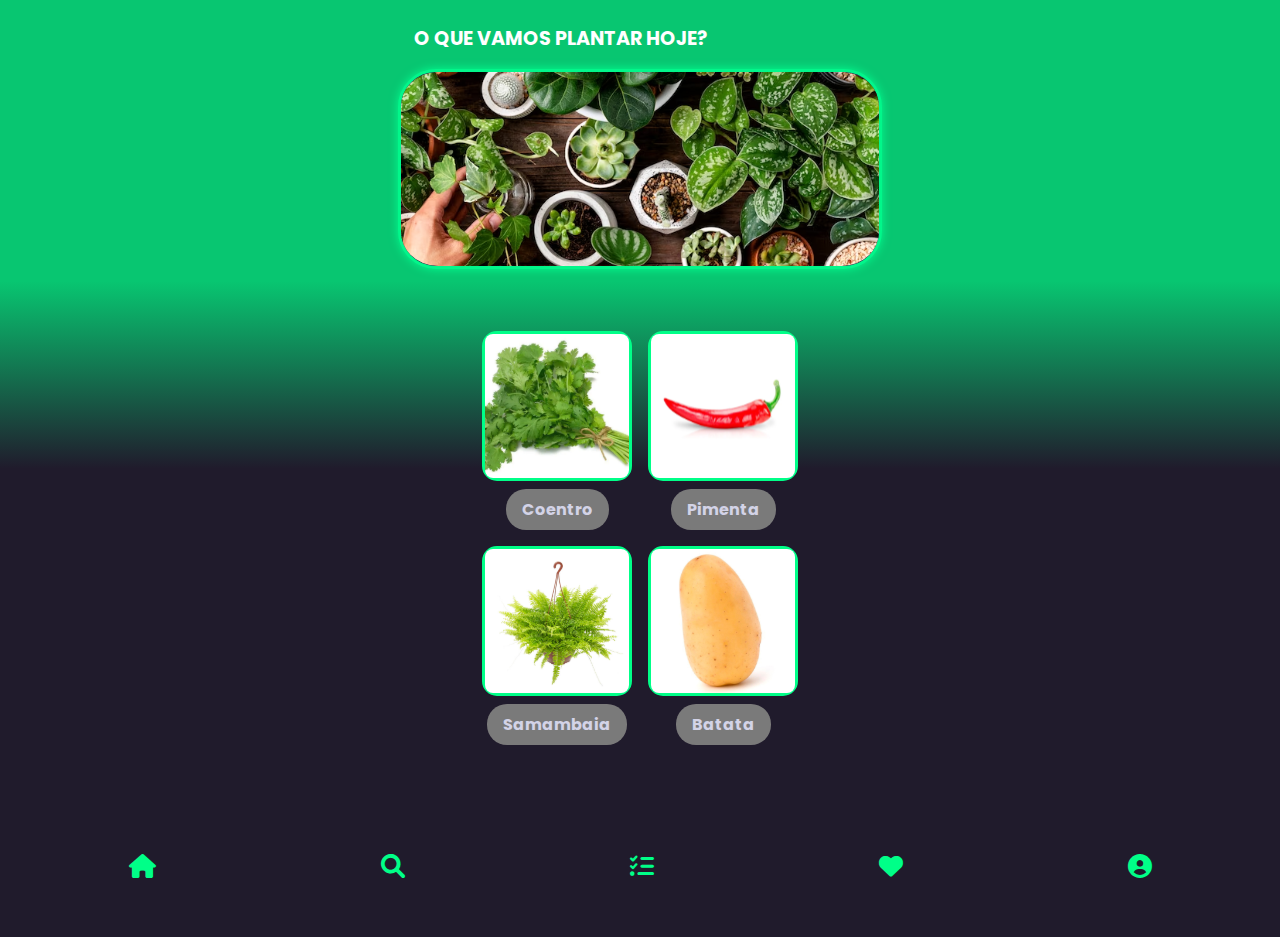
<file: Simple Garden/index.html>
<!DOCTYPE html>
<html lang="pt-BR">
<head>
    <link rel="stylesheet" href="https://cdnjs.cloudflare.com/ajax/libs/font-awesome/6.0.0-beta3/css/all.min.css">
    <meta charset="UTF-8">
    <meta name="viewport" content="width=device-width, initial-scale=1.0">
    <title>Página de Plantio</title>
    <link rel="stylesheet" href="style.css"> <!-- Arquivo CSS externo -->
</head>
<body>
    <div class="container">
        <header>
            <h1>O QUE VAMOS PLANTAR HOJE?</h1>
            <div class="header-img">
                <img src="plantas.svg" alt="Plantas">
            </div>
        </header>
        <main>
            <div class="options-grid">
                <div class="option-wrapper">
                    <a href="coentro.html">
                        <div class="option">
                            <img src="coentro.svg" alt="Coentro">
                        </div>
                        <p class="option-title">Coentro</p>
                    </a>
                </div>
                <div class="option-wrapper">
                    <a href="pimenta.html">
                        <div class="option">
                            <img src="pimenta.svg" alt="Pimenta">
                        </div>
                        <p class="option-title">Pimenta</p>
                    </a>
                </div>
                <div class="option-wrapper">
                    <a href="samambaia.html">
                        <div class="option">
                            <img src="samambaia.svg" alt="Samambaia">
                        </div>
                        <p class="option-title">Samambaia</p>
                    </a>
                </div>
                <div class="option-wrapper">
                    <a href="batata.html">
                        <div class="option">
                            <img src="batata.svg" alt="Batata">
                        </div>
                        <p class="option-title">Batata</p>
                    </a>
                </div>
            </div>
        </main>

        <!-- Nova seção para ícones no rodapé -->
        <div class="icon-container">
            <a href="home.html" id="home-icon" class="icon"><i class="fas fa-home"></i></a>
            <a href="search.html" id="search-icon" class="icon"><i class="fas fa-search"></i></a>
            <a href="list.html" id="list-icon" class="icon"><i class="fas fa-tasks"></i></a>
            <a href="favorites.html" id="heart-icon" class="icon"><i class="fas fa-heart"></i></a>
            <a href="perfil.html" id="perfil-icon" class="icon"><i class="fas fa-user-circle"></i></a> <!-- Alterado para o ícone correto -->
        </div>
    </div>
    <script src="script.js"></script>
</body>
</html>
</file>
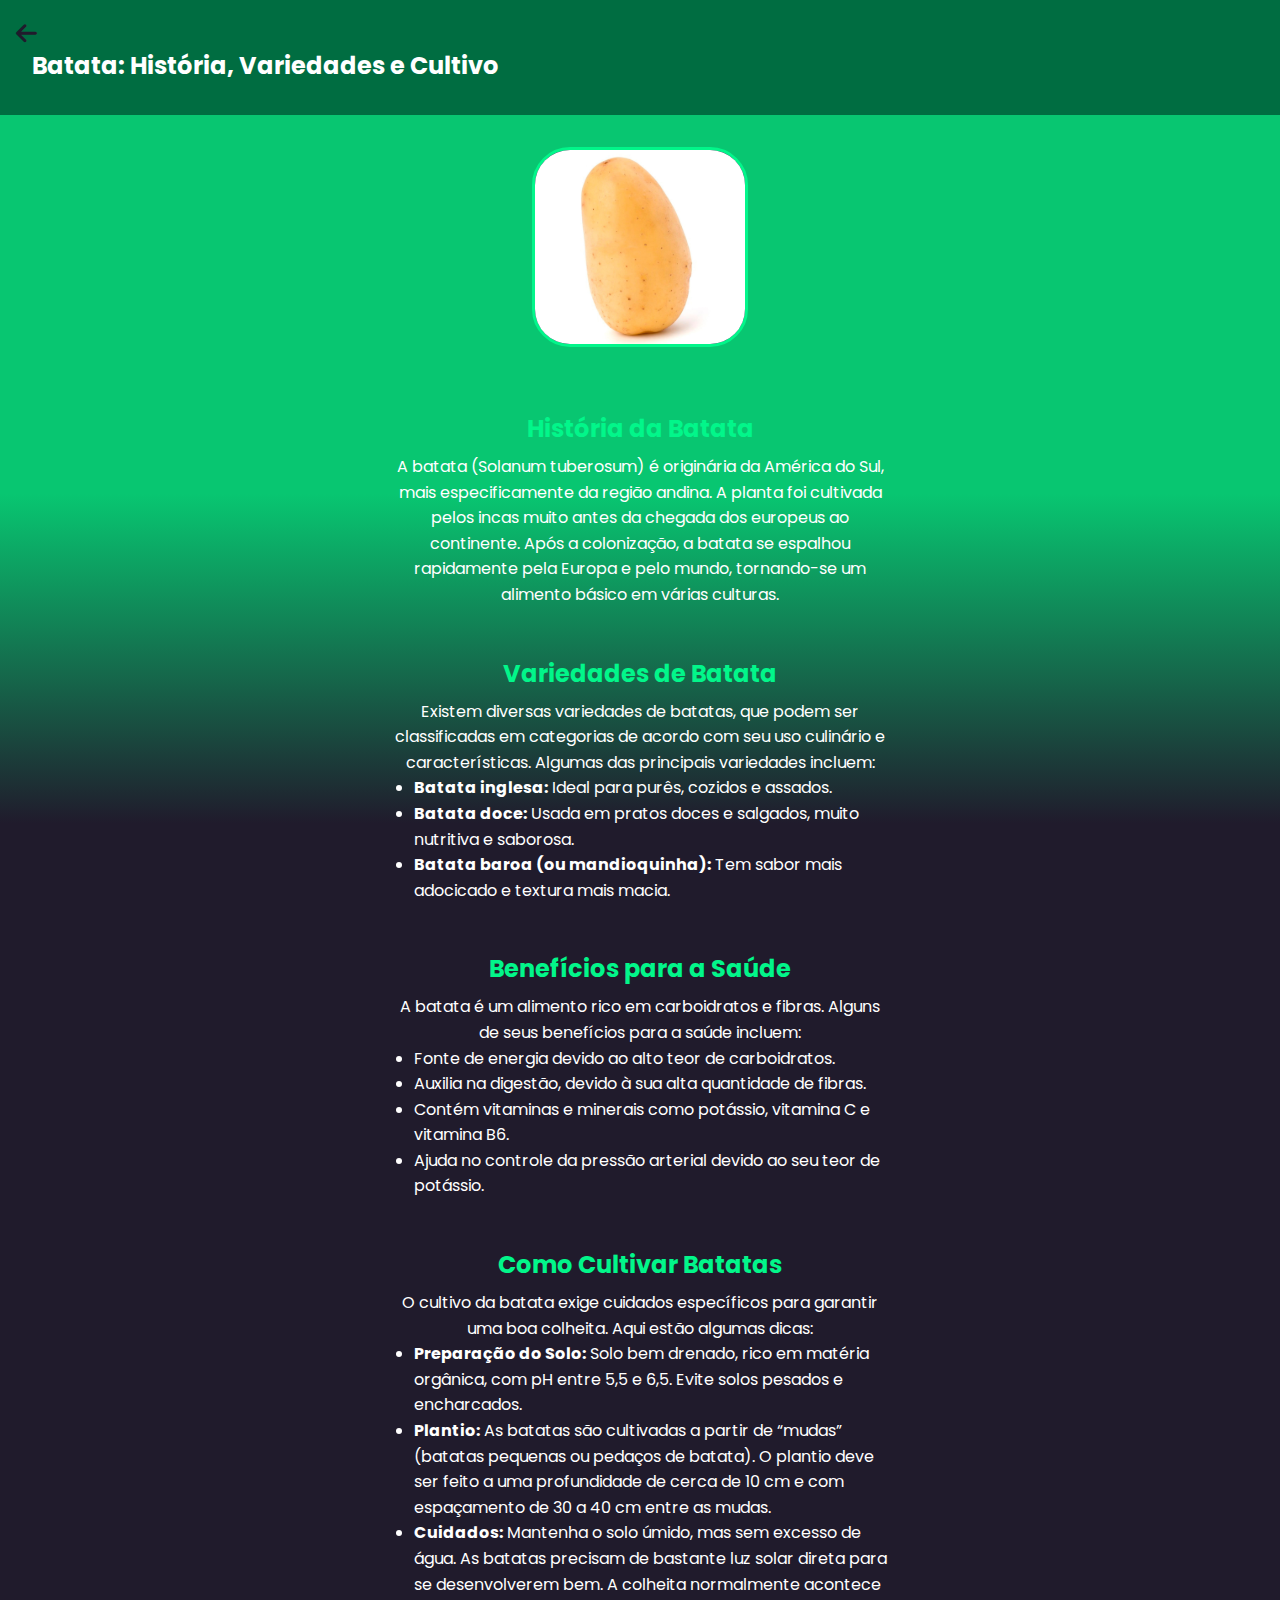
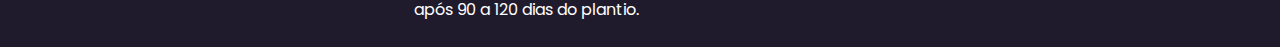
<file: Simple Garden/batata.html>
<!DOCTYPE html>
<html lang="pt-BR">
<head>
    <meta charset="UTF-8">
    <meta name="viewport" content="width=device-width, initial-scale=1.0">
    <title>Batata: História, Variedades e Cultivo</title>
    <link rel="stylesheet" href="estilo.css">
    <!-- Adicionando o Font Awesome -->
    <link rel="stylesheet" href="https://cdnjs.cloudflare.com/ajax/libs/font-awesome/6.0.0-beta3/css/all.min.css">
</head>
<body>
    <header>
        <a href="index.html" class="back-arrow"><i class="fas fa-arrow-left"></i></a> <!-- Link de seta para voltar -->
        <h1>Batata: História, Variedades e Cultivo</h1>
    </header>

    <div class="container">
        <div class="header-img">
            <img src="batata.svg" alt="Campo de batatas">
        </div>

        <main>
            <section>
                <h2>História da Batata</h2>
                <p>A batata (Solanum tuberosum) é originária da América do Sul, mais especificamente da região andina. A planta foi cultivada pelos incas muito antes da chegada dos europeus ao continente. Após a colonização, a batata se espalhou rapidamente pela Europa e pelo mundo, tornando-se um alimento básico em várias culturas.</p>
            </section>

            <section>
                <h2>Variedades de Batata</h2>
                <p>Existem diversas variedades de batatas, que podem ser classificadas em categorias de acordo com seu uso culinário e características. Algumas das principais variedades incluem:</p>
                <ul>
                    <li><strong>Batata inglesa:</strong> Ideal para purês, cozidos e assados.</li>
                    <li><strong>Batata doce:</strong> Usada em pratos doces e salgados, muito nutritiva e saborosa.</li>
                    <li><strong>Batata baroa (ou mandioquinha):</strong> Tem sabor mais adocicado e textura mais macia.</li>
                </ul>
            </section>

            <section>
                <h2>Benefícios para a Saúde</h2>
                <p>A batata é um alimento rico em carboidratos e fibras. Alguns de seus benefícios para a saúde incluem:</p>
                <ul>
                    <li>Fonte de energia devido ao alto teor de carboidratos.</li>
                    <li>Auxilia na digestão, devido à sua alta quantidade de fibras.</li>
                    <li>Contém vitaminas e minerais como potássio, vitamina C e vitamina B6.</li>
                    <li>Ajuda no controle da pressão arterial devido ao seu teor de potássio.</li>
                </ul>
            </section>

            <section>
                <h2>Como Cultivar Batatas</h2>
                <p>O cultivo da batata exige cuidados específicos para garantir uma boa colheita. Aqui estão algumas dicas:</p>
                <ul>
                    <li><strong>Preparação do Solo:</strong> Solo bem drenado, rico em matéria orgânica, com pH entre 5,5 e 6,5. Evite solos pesados e encharcados.</li>
                    <li><strong>Plantio:</strong> As batatas são cultivadas a partir de “mudas” (batatas pequenas ou pedaços de batata). O plantio deve ser feito a uma profundidade de cerca de 10 cm e com espaçamento de 30 a 40 cm entre as mudas.</li>
                    <li><strong>Cuidados:</strong> Mantenha o solo úmido, mas sem excesso de água. As batatas precisam de bastante luz solar direta para se desenvolverem bem. A colheita normalmente acontece após 90 a 120 dias do plantio.</li>
                </ul>
            </section>
        </main>
    </div>
</body>
</html>
</file>
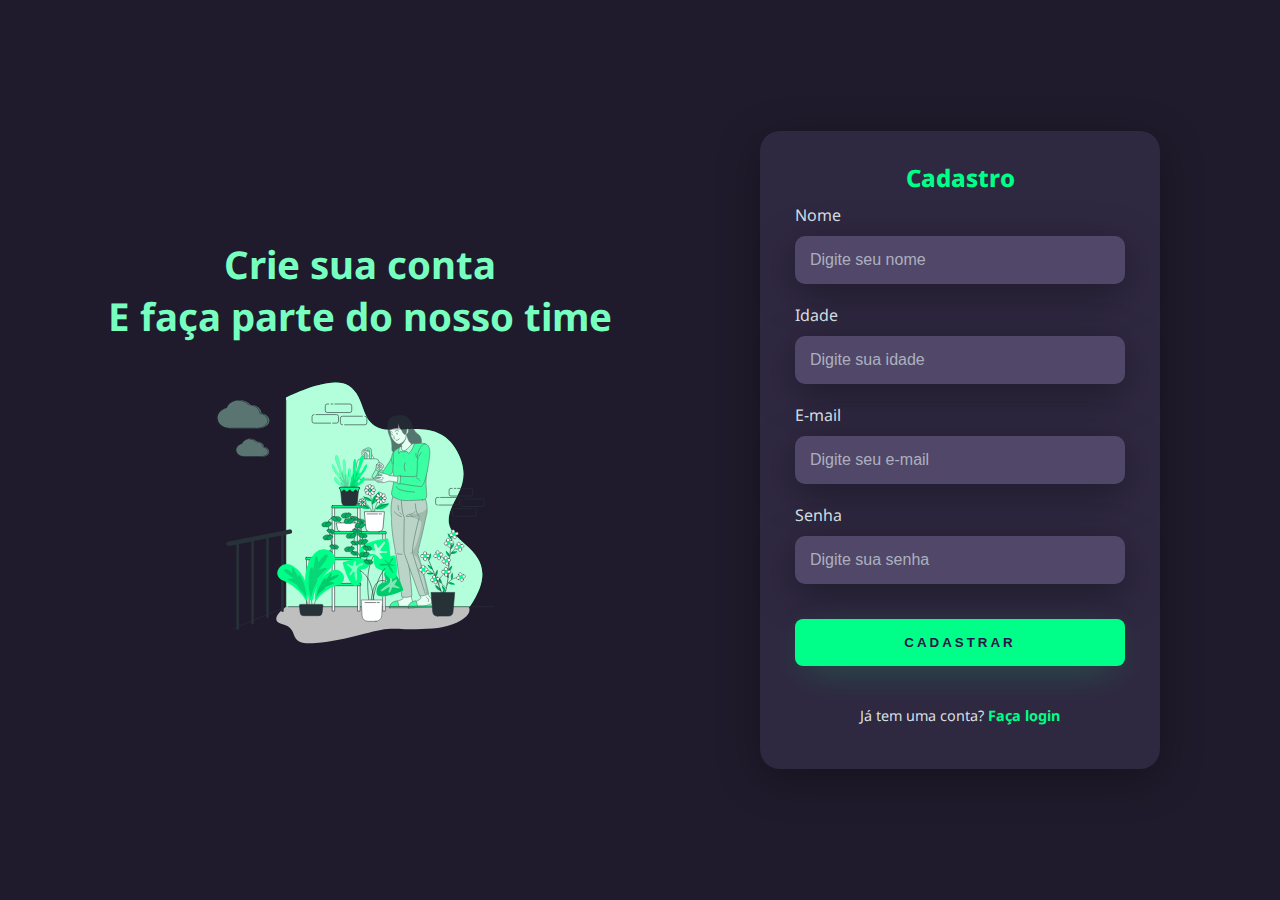
<file: Simple Garden/cadastro.html>
<!DOCTYPE html>
<html lang="pt-BR">
<head>
    <meta charset="UTF-8">
    <meta name="viewport" content="width=device-width, initial-scale=1.0">
    <link rel="stylesheet" href="cadastro.css">
    <title>Cadastro</title>
</head>
<body>
    <div class="main-cadastro">
        <div class="left-cadastro">
            <h1>Crie sua conta<br>E faça parte do nosso time</h1>
            <img src="planta.svg" class="left-cadastro-image" alt="planta animação">
        </div>
        <div class="right-cadastro">
            <div class="card-cadastro">
                <h1>Cadastro</h1>
                <div class="textfield">
                    <label for="nome">Nome</label>
                    <input type="text" id="nome" name="nome" placeholder="Digite seu nome" required>
                </div>
                <div class="textfield">
                    <label for="idade">Idade</label>
                    <input type="number" id="idade" name="idade" placeholder="Digite sua idade" required>
                </div>
                <div class="textfield">
                    <label for="email">E-mail</label>
                    <input type="email" id="email" name="email" placeholder="Digite seu e-mail" required>
                </div>
                <div class="textfield">
                    <label for="senha">Senha</label>
                    <input type="password" id="senha" name="senha" placeholder="Digite sua senha" required>
                </div>
                <button class="botão-cadastro" onclick="cadastrar()">Cadastrar</button>
                <!-- Link para a página de login -->
                <p class="login-link">Já tem uma conta? <a href="login.html">Faça login</a></p>
            </div>
        </div>
    </div>

    <script>
        function cadastrar() {
            const nome = document.getElementById('nome').value;
            const idade = document.getElementById('idade').value;
            const email = document.getElementById('email').value;
            const senha = document.getElementById('senha').value;

            if (nome && idade && email && senha) {
                alert(`Cadastro realizado com sucesso!\nNome: ${nome}\nIdade: ${idade}\nE-mail: ${email}`);
                // Aqui você pode adicionar lógica para enviar os dados ao servidor.
            } else {
                alert("Por favor, preencha todos os campos.");
            }
        }
    </script>
</body>
</html>
</file>
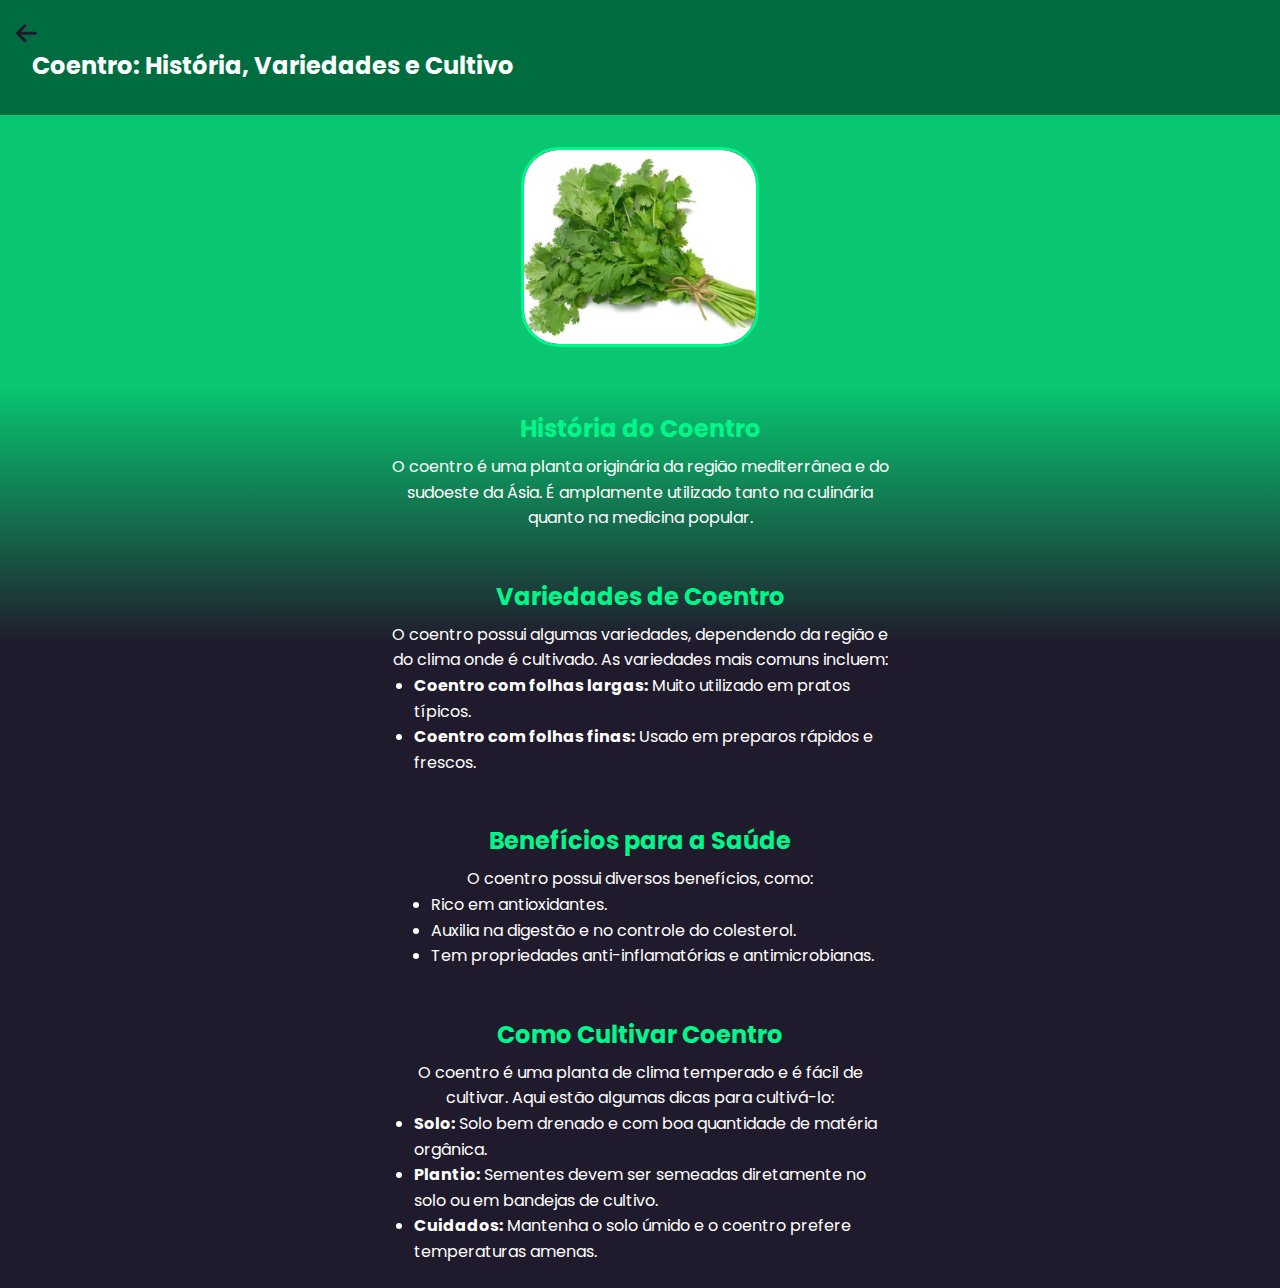
<file: Simple Garden/coentro.html>
<!DOCTYPE html>
<html lang="pt-BR">
<head>
    <meta charset="UTF-8">
    <meta name="viewport" content="width=device-width, initial-scale=1.0">
    <title>Coentro: História, Variedades e Cultivo</title>
    <link rel="stylesheet" href="estilo.css">
    <!-- Adicionando o Font Awesome -->
    <link rel="stylesheet" href="https://cdnjs.cloudflare.com/ajax/libs/font-awesome/6.0.0-beta3/css/all.min.css">
</head>
<body>
    <header>
        <a href="index.html" class="back-arrow"><i class="fas fa-arrow-left"></i></a> <!-- Link de seta para voltar -->
        <h1>Coentro: História, Variedades e Cultivo</h1>
    </header>

    <div class="container">
        <div class="header-img">
            <img src="coentro.svg" alt="Campo de coentro">
        </div>

        <main>
            <section>
                <h2>História do Coentro</h2>
                <p>O coentro é uma planta originária da região mediterrânea e do sudoeste da Ásia. É amplamente utilizado tanto na culinária quanto na medicina popular.</p>
            </section>

            <section>
                <h2>Variedades de Coentro</h2>
                <p>O coentro possui algumas variedades, dependendo da região e do clima onde é cultivado. As variedades mais comuns incluem:</p>
                <ul>
                    <li><strong>Coentro com folhas largas:</strong> Muito utilizado em pratos típicos.</li>
                    <li><strong>Coentro com folhas finas:</strong> Usado em preparos rápidos e frescos.</li>
                </ul>
            </section>

            <section>
                <h2>Benefícios para a Saúde</h2>
                <p>O coentro possui diversos benefícios, como:</p>
                <ul>
                    <li>Rico em antioxidantes.</li>
                    <li>Auxilia na digestão e no controle do colesterol.</li>
                    <li>Tem propriedades anti-inflamatórias e antimicrobianas.</li>
                </ul>
            </section>

            <section>
                <h2>Como Cultivar Coentro</h2>
                <p>O coentro é uma planta de clima temperado e é fácil de cultivar. Aqui estão algumas dicas para cultivá-lo:</p>
                <ul>
                    <li><strong>Solo:</strong> Solo bem drenado e com boa quantidade de matéria orgânica.</li>
                    <li><strong>Plantio:</strong> Sementes devem ser semeadas diretamente no solo ou em bandejas de cultivo.</li>
                    <li><strong>Cuidados:</strong> Mantenha o solo úmido e o coentro prefere temperaturas amenas.</li>
                </ul>
            </section>
        </main>
    </div>
</body>
</html>
</file>
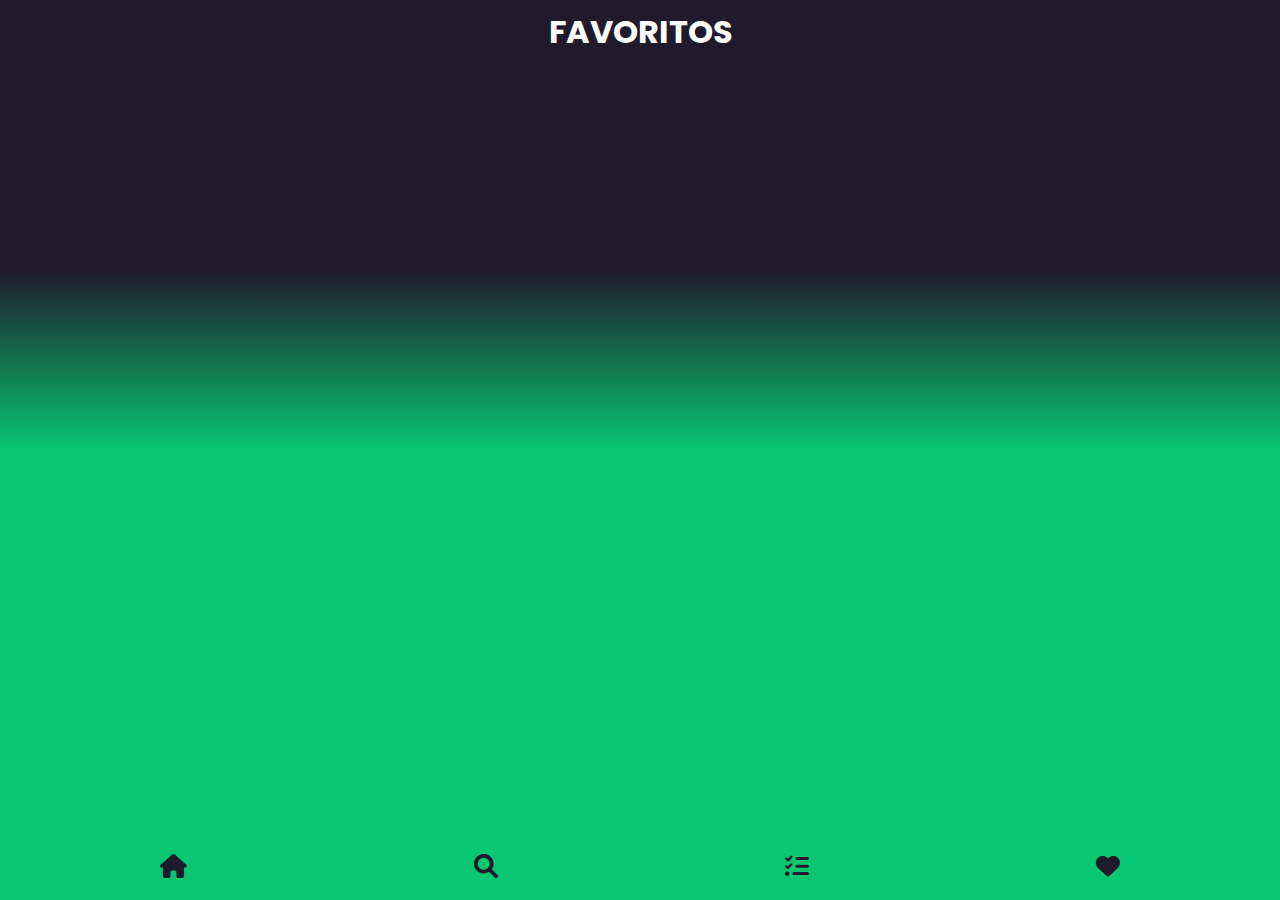
<file: Simple Garden/favorites.html>
<!DOCTYPE html>
<html lang="pt-BR">
<head>
    <link rel="stylesheet" href="https://cdnjs.cloudflare.com/ajax/libs/font-awesome/6.0.0-beta3/css/all.min.css">
    <meta charset="UTF-8">
    <meta name="viewport" content="width=device-width, initial-scale=1.0">
    <title>FAVORITOS</title>
    <link rel="stylesheet" href="favorites.css"> <!-- Link para o CSS dedicado -->
</head>
<body>
    <div class="container">
        <!-- Barra de Pesquisa -->
        <header>
            <h1>FAVORITOS<h1>
        </header>
        
        <!-- Retângulos no meio da página -->
        <main>
           
        </main>
        
        <!-- Rodapé -->
        <div class="icon-container">
            <a href="home.html" id="home-icon" class="icon"><i class="fas fa-home"></i></a>
            <a href="search.html" id="search-icon" class="icon"><i class="fas fa-search"></i></a>
            <a href="list.html" id="list-icon" class="icon"><i class="fas fa-tasks"></i></a>
            <a href="favorites.html" id="heart-icon" class="icon"><i class="fas fa-heart"></i></a>
        </div>
    </div>
    <script src="script.js"></script>
</body>
</html>
</file>
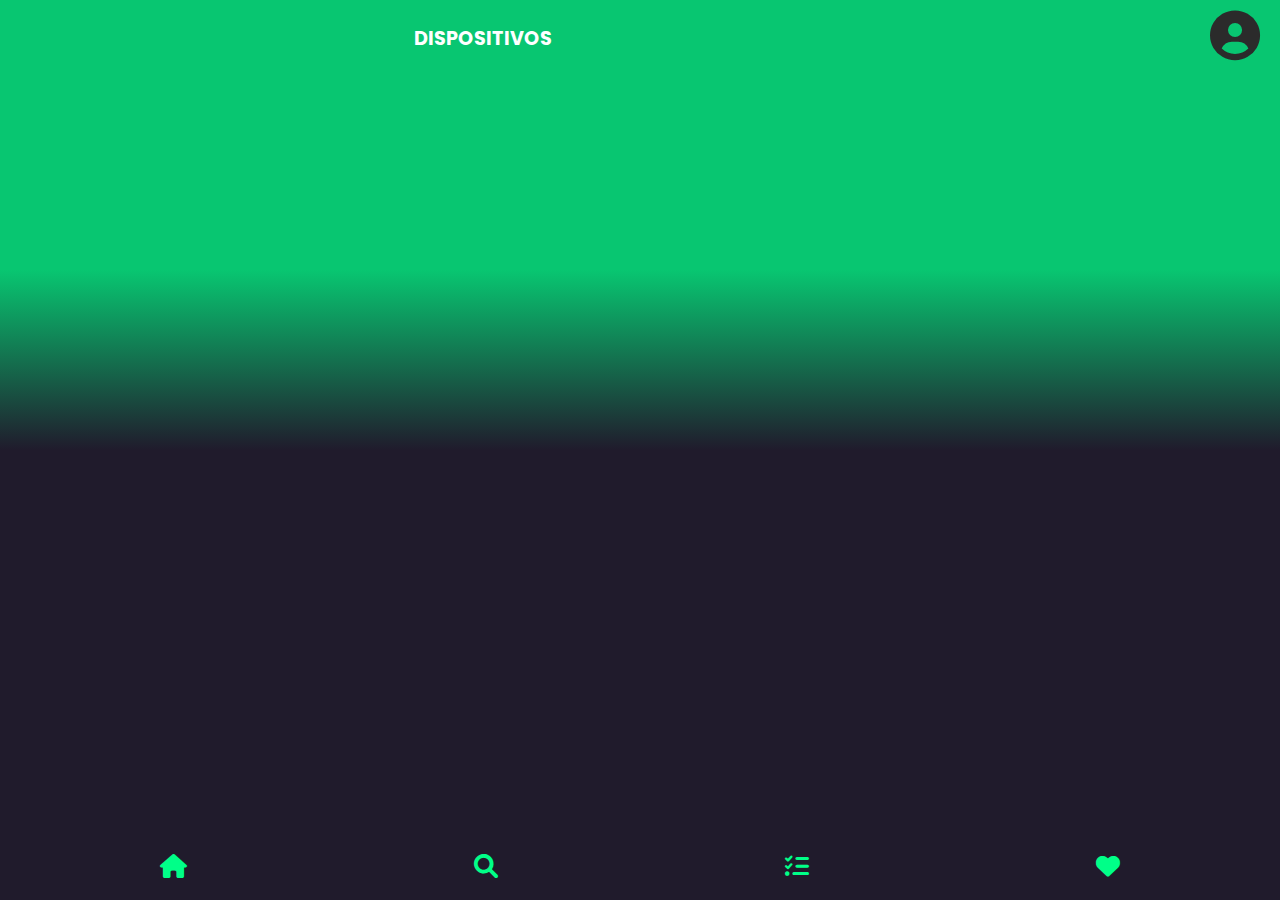
<file: Simple Garden/list.html>
<!DOCTYPE html>
<html lang="pt-BR">
<head>
    <link rel="stylesheet" href="https://cdnjs.cloudflare.com/ajax/libs/font-awesome/6.0.0-beta3/css/all.min.css">
    <meta charset="UTF-8">
    <meta name="viewport" content="width=device-width, initial-scale=1.0">
    <title>DISPOSITIVOS</title>
    <link rel="stylesheet" href="style.css"> <!-- Arquivo CSS externo -->
</head>
<body>
    <i class="fas fa-user-circle" style="font-size: 50px; color: #2B2B2B; position: absolute; right: 20px; top: 10px;"></i>
    <div class="container">
        <header>
            <h1>DISPOSITIVOS</h1>
            
        </header>
        <main>
            
        </main>
        
        <!-- Nova seção para ícones -->
        <div class="icon-container">
            <a href="home.html" id="home-icon" class="icon"><i class="fas fa-home"></i></a>
            <a href="search.html" id="search-icon" class="icon"><i class="fas fa-search"></i></a>
            <a href="list.html" id="list-icon" class="icon"><i class="fas fa-tasks"></i></a>
            <a href="favorites.html" id="heart-icon" class="icon"><i class="fas fa-heart"></i></a>
        </div>
    </div>
    <script src="script.js"></script>
</body>
</html>
</file>
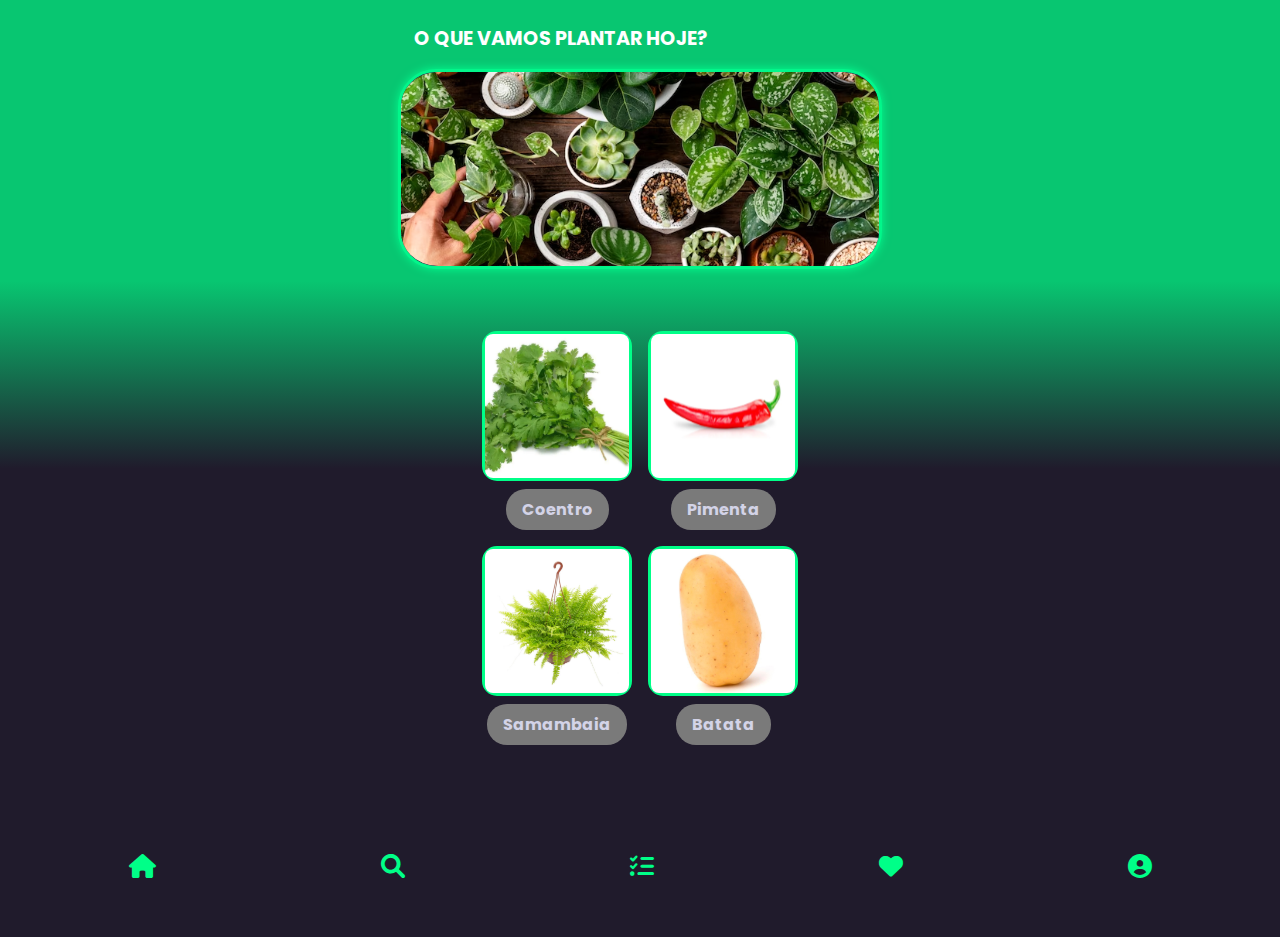
<file: Simple Garden/login.html>
<!DOCTYPE html>
<html lang="pt-BR">
<head>
    <meta charset="UTF-8">
    <meta name="viewport" content="width=device-width, initial-scale=1.0">
    <link rel="stylesheet" href="login.css">
    <title>Login</title>
</head>
<body>
    <div class="main-login">
        <div class="left-login">
            <h1>Faça login<br>E entre para nosso time</h1>
            <img src="planta.svg" class="left-login-image" alt="planta animação">
        </div>
        <div class="right-login">
            <div class="card-login">
                <h1>LOGIN</h1>
                <div class="textfield">
                    <label for="usuario">Usuário</label>
                    <input type="text" id="usuario" name="usuario" placeholder="Usuário" required>
                </div>
                <div class="textfield">
                    <label for="senha">Senha</label>
                    <input type="password" id="senha" name="senha" placeholder="Senha" required>
                </div>
                <button class="botão-login" onclick="login()">Login</button>
                <p class="cadastro-link">Não tem uma conta? <a href="cadastro.html">Cadastre-se</a></p>
            </div>
        </div>
    </div>

    <script>
        function login() {}
            const usuario = document.getElementById('usuario').value;
            const senha = document.getElementById('senha').value;

            // Verifica se o usuário e a senha são "admin"
            if (usuario === "admin" && senha === "admin") {}
                window.location.href = "index.html"; // Redireciona para a página
    </script>
</body>
</html>
</file>
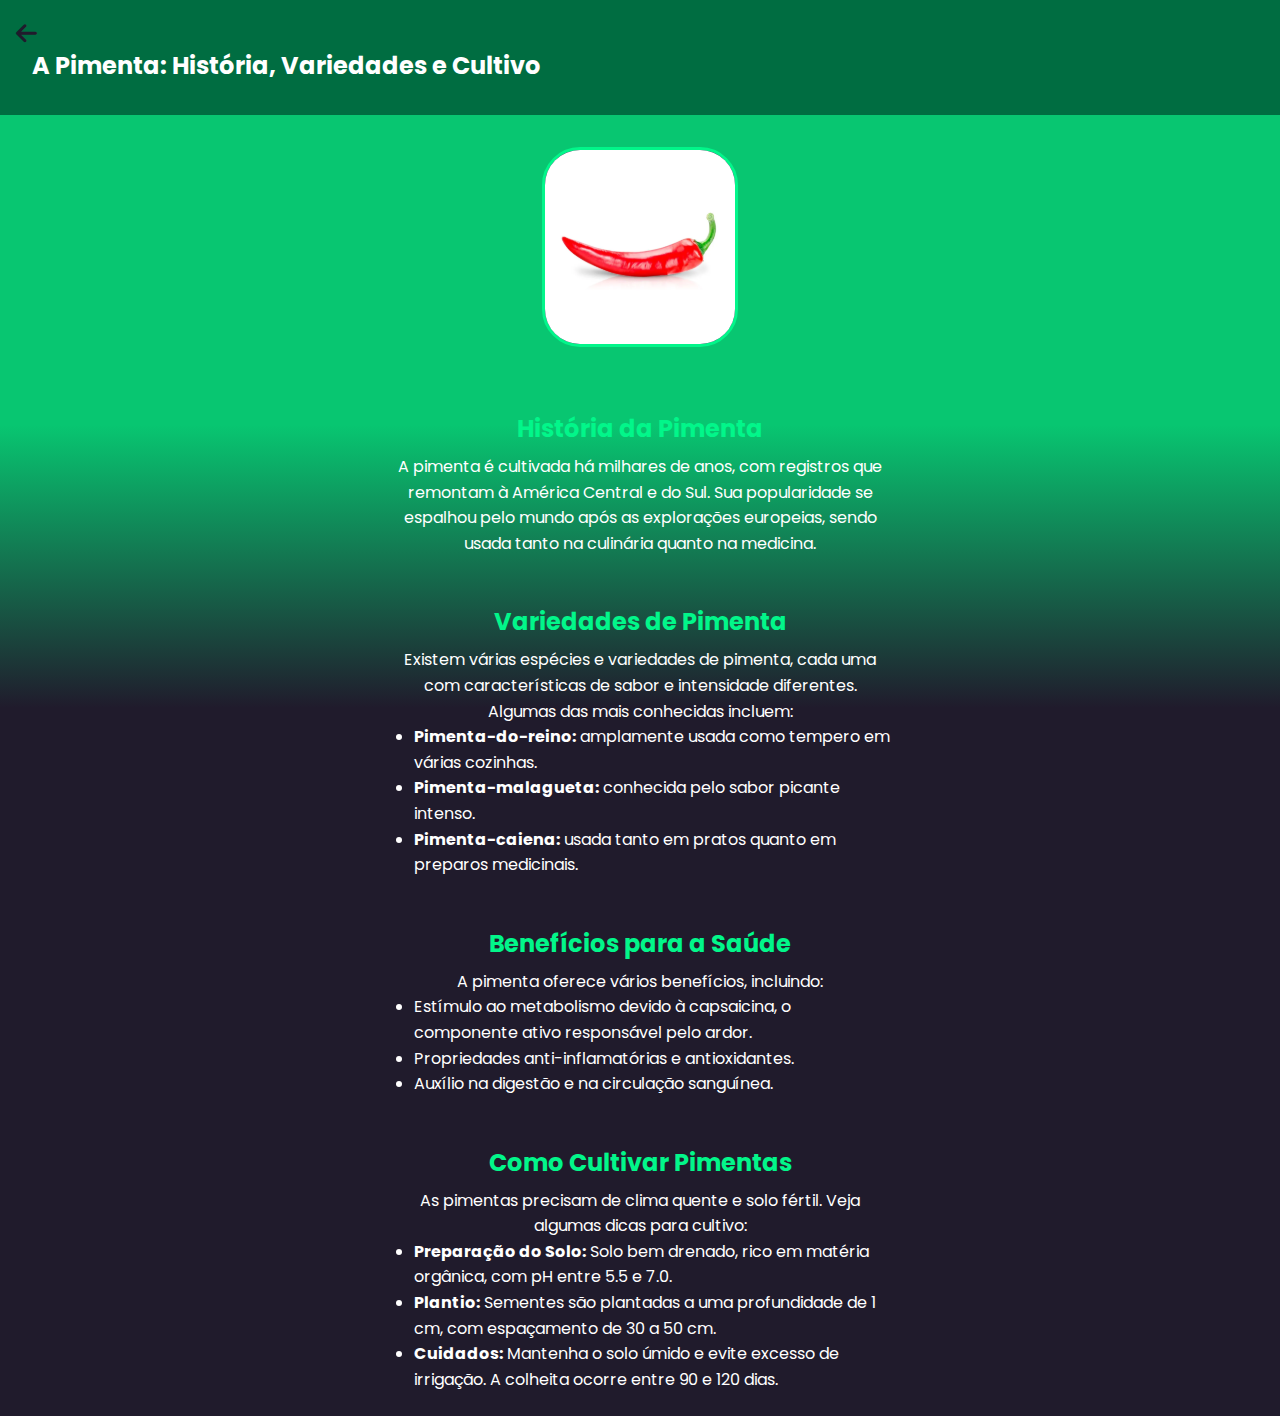
<file: Simple Garden/pimenta.html>
<!DOCTYPE html>
<html lang="pt-BR">
<head>
    <meta charset="UTF-8">
    <meta name="viewport" content="width=device-width, initial-scale=1.0">
    <title>Pimenta: História, Variedades e Cultivo</title>
    <link rel="stylesheet" href="estilo.css">
    <!-- Adicionando o Font Awesome -->
    <link rel="stylesheet" href="https://cdnjs.cloudflare.com/ajax/libs/font-awesome/6.0.0-beta3/css/all.min.css">
</head>
<body>
    <header>
        <a href="index.html" class="back-arrow"><i class="fas fa-arrow-left"></i></a> <!-- Link de seta para voltar -->
        <h1>A Pimenta: História, Variedades e Cultivo</h1>
    </header>

    <div class="container">
        <div class="header-img">
            <img src="pimenta.svg" alt="Campo de pimentas">
        </div>

        <main>
            <section>
                <h2>História da Pimenta</h2>
                <p>A pimenta é cultivada há milhares de anos, com registros que remontam à América Central e do Sul. Sua popularidade se espalhou pelo mundo após as explorações europeias, sendo usada tanto na culinária quanto na medicina.</p>
            </section>

            <section>
                <h2>Variedades de Pimenta</h2>
                <p>Existem várias espécies e variedades de pimenta, cada uma com características de sabor e intensidade diferentes. Algumas das mais conhecidas incluem:</p>
                <ul>
                    <li><strong>Pimenta-do-reino:</strong> amplamente usada como tempero em várias cozinhas.</li>
                    <li><strong>Pimenta-malagueta:</strong> conhecida pelo sabor picante intenso.</li>
                    <li><strong>Pimenta-caiena:</strong> usada tanto em pratos quanto em preparos medicinais.</li>
                </ul>
            </section>

            <section>
                <h2>Benefícios para a Saúde</h2>
                <p>A pimenta oferece vários benefícios, incluindo:</p>
                <ul>
                    <li>Estímulo ao metabolismo devido à capsaicina, o componente ativo responsável pelo ardor.</li>
                    <li>Propriedades anti-inflamatórias e antioxidantes.</li>
                    <li>Auxílio na digestão e na circulação sanguínea.</li>
                </ul>
            </section>

            <section>
                <h2>Como Cultivar Pimentas</h2>
                <p>As pimentas precisam de clima quente e solo fértil. Veja algumas dicas para cultivo:</p>
                <ul>
                    <li><strong>Preparação do Solo:</strong> Solo bem drenado, rico em matéria orgânica, com pH entre 5.5 e 7.0.</li>
                    <li><strong>Plantio:</strong> Sementes são plantadas a uma profundidade de 1 cm, com espaçamento de 30 a 50 cm.</li>
                    <li><strong>Cuidados:</strong> Mantenha o solo úmido e evite excesso de irrigação. A colheita ocorre entre 90 e 120 dias.</li>
                </ul>
            </section>
        </main>
    </div>
</body>
</html>
</file>
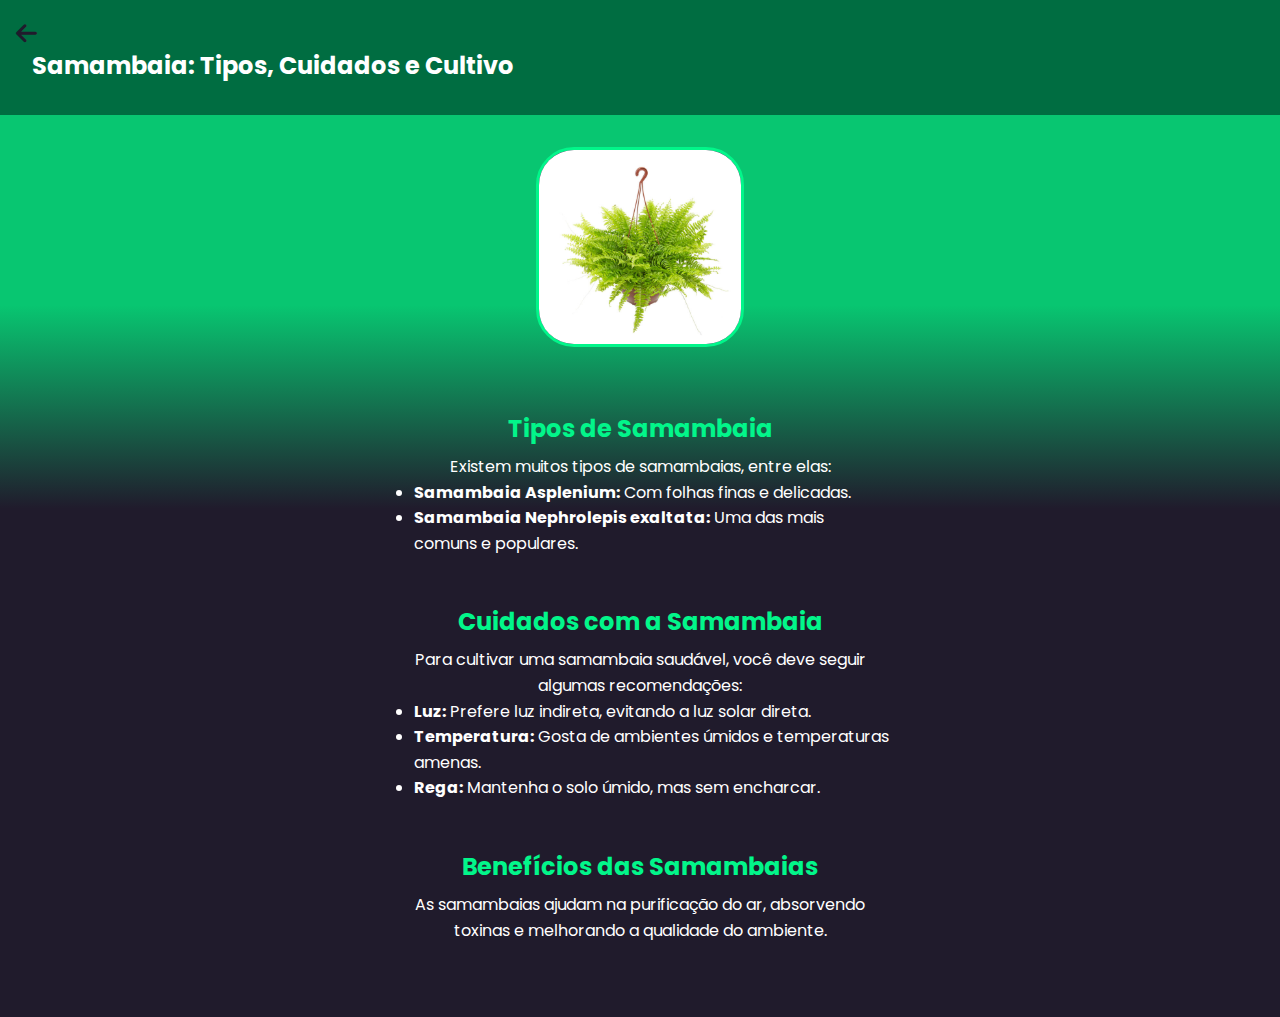
<file: Simple Garden/samambaia.html>
<!DOCTYPE html>
<html lang="pt-BR">
<head>
    <meta charset="UTF-8">
    <meta name="viewport" content="width=device-width, initial-scale=1.0">
    <title>Samambaia: Tipos, Cuidados e Cultivo</title>
    <link rel="stylesheet" href="estilo.css">
    <!-- Adicionando o Font Awesome -->
    <link rel="stylesheet" href="https://cdnjs.cloudflare.com/ajax/libs/font-awesome/6.0.0-beta3/css/all.min.css">
</head>
<body>
    <header>
        <a href="index.html" class="back-arrow"><i class="fas fa-arrow-left"></i></a> <!-- Link de seta para voltar -->
        <h1>Samambaia: Tipos, Cuidados e Cultivo</h1>
    </header>

    <div class="container">
        <div class="header-img">
            <img src="samambaia.svg" alt="Imagem de Samambaia">
        </div>

        <main>
            <section>
                <h2>Tipos de Samambaia</h2>
                <p>Existem muitos tipos de samambaias, entre elas:</p>
                <ul>
                    <li><strong>Samambaia Asplenium:</strong> Com folhas finas e delicadas.</li>
                    <li><strong>Samambaia Nephrolepis exaltata:</strong> Uma das mais comuns e populares.</li>
                </ul>
            </section>

            <section>
                <h2>Cuidados com a Samambaia</h2>
                <p>Para cultivar uma samambaia saudável, você deve seguir algumas recomendações:</p>
                <ul>
                    <li><strong>Luz:</strong> Prefere luz indireta, evitando a luz solar direta.</li>
                    <li><strong>Temperatura:</strong> Gosta de ambientes úmidos e temperaturas amenas.</li>
                    <li><strong>Rega:</strong> Mantenha o solo úmido, mas sem encharcar.</li>
                </ul>
            </section>

            <section>
                <h2>Benefícios das Samambaias</h2>
                <p>As samambaias ajudam na purificação do ar, absorvendo toxinas e melhorando a qualidade do ambiente.</p>
            </section>
        </main>
    </div>
</body>
</html>
</file>
<file: Simple Garden/style.css>
@import url('https://fonts.googleapis.com/css2?family=Poppins:ital,wght@0,100;0,200;0,300;0,400;0,500;0,600;0,700;0,800;0,900&display=swap');

/* Aplica a fonte Poppins a todos os elementos */
* {
    font-family: 'Poppins', sans-serif;
    margin: 0;
    padding: 0;
    box-sizing: border-box;
}

/* Estilo do corpo da página */
body {
    background: linear-gradient(180deg, #08C671 10%, #08C671 30%, #201B2C 50%);
    margin: 0;
    min-height: 100vh;
}

/* Container principal que alinha itens verticalmente e centraliza */
.container {
    display: flex;
    flex-direction: column;
    align-items: center;
    width: 100%;
    max-width: 500px;
    margin: 0 auto;
}

/* Estilo do cabeçalho */
header {
    width: 100%;
    padding: 0.5rem;
    text-align: left;
}

header h1 {
    font-size: 1.2rem;
    margin: 1rem;
    color: #FFFFFF;
}

/* Estilo da imagem grande adaptado dos retângulos */
.header-img {
    position: relative;
    
}

.header-img img {
    width: 100%;
    max-width: 600px;
    height: 200px;
    object-fit: cover;
    background-color: #2C2C4E;
    border: 3px solid #02F68A;
    border-radius: 38px;
    box-shadow: 0 0 10px #00FF91;
    margin: 0;
    display: block;
    margin-bottom: -10px;
}

main {
    margin-top: 2.5rem;
    display: flex;
    flex-direction: column;
    align-items: center;
    min-height: 70vh;
}

.options-grid {
    display: grid;
    grid-template-columns: repeat(2, 1fr);
    gap: 1.0rem;
    margin-top: 1.5rem;
}

.option-wrapper {
    text-align: center;
}

/* Estilo dos quadrados adaptado dos retângulos do primeiro código */
.option {
    background-color: #2C2C4E;
   border: 3px solid #00FF88;
    border-radius: 15px;
    width: 150px;
    height: 150px;
    display: flex;
    align-items: center;
    justify-content: center;
    transition: border-color 0.3s;
    box-shadow:  #00FF91;
}

.option img {
    width: 100%;
    height: 100%;
    object-fit: cover;
    border-radius: 8px;
}

.option-title {
    font-size: 1rem;
    font-weight: bold;
    color: #D3D3E7;
    background-color: #7a7a7a;
    padding: 0.5rem 1rem;
    border-radius: 20px;
    display: inline-block;
    text-align: center;
    margin-top: 0.5rem;
}

.option.selected {
    border-color: #FFFFFF;
}

.icon-container {
    position: fixed;
    bottom: 0;
    left: 0;
    width: 100%;
    display: flex;
    justify-content: space-around;
    padding: 1rem;
    background-color: #201B2C;
}

.icon {
    color: #00FF88; /* Cor verde */
    font-size: 1.5rem;
    text-decoration: none;
    transition: transform 0.3s;
}

.icon:hover {
    transform: scale(1.2);
}
</file>
<file: Simple Garden/estilo.css>
@import url('https://fonts.googleapis.com/css2?family=Poppins:wght@100;200;300;400;500;600;700;800;900&display=swap');

/* Aplica a fonte Poppins a todos os elementos */
* {
    font-family: 'Poppins', sans-serif;
    margin: 0;
    padding: 0;
    box-sizing: border-box;
}

/* Estilo do corpo da página */
body {
    background: linear-gradient(180deg, #08C671 10%, #08C671 30%, #201B2C 50%);
    margin: 0;
    min-height: 100vh;
    color: #FFFFFF; /* Define o texto padrão como branco */
}

/* Container principal que alinha itens verticalmente e centraliza */
.container {
    display: flex;
    flex-direction: column;
    align-items: center;
    width: 100%;
    max-width: 500px;
    margin: 0 auto;
}

/* Estilo do cabeçalho */
header {
    background-color: #006D41;
    width: 100%;
    padding: 1rem; /* Aumenta o padding para mais espaçamento */
    text-align: left;
    position: relative;
}

/* Estilo do título */
header h1 {
    font-size: 1.5rem;
    margin: 2rem 1rem 1rem 1rem; /* Aumenta a margem superior */
    color: #FFFFFF;
    /* Removido o fundo, o padding e a sombra do título */
}

/* Estilo da seta de voltar */
.back-arrow {
    position: absolute;
    top: 1rem;
    left: 1rem;
    font-size: 1.5rem;
    color: #201B2C;
    text-decoration: none;
    transition: transform 0.3s;
}

.back-arrow:hover {
    transform: scale(1.2);
}

/* Estilo da imagem de cabeçalho */
.header-img {
    margin-top: 2rem; /* Adiciona margem no topo da imagem */
}

.header-img img {
    width: 100%;
    max-width: 600px;
    height: 200px;
    object-fit: cover;
    background-color: #2C2C4E;
    border: 3px solid #02F68A;
    border-radius: 38px;
    /* Removido a sombra da imagem */
    margin: 0;
    display: block;
}

/* Estilo do conteúdo principal */
main {
    margin-top: 2.5rem;
    display: flex;
    flex-direction: column;
    align-items: center;
    min-height: 70vh;
}

section {
    margin: 1.5rem 0;
    text-align: center;
    color: #FFFFFF; /* Define o texto das seções como branco */
}

section h2 {
    font-size: 1.5rem;
    color: #02F68A;
    margin-bottom: 0.5rem;
}

section p, section ul {
    font-size: 1rem;
    line-height: 1.6;
    color: #FFFFFF; /* Define o texto dos parágrafos e listas como branco */
}

/* Estilo das listas */
ul {
    list-style: disc;
    padding-left: 1.5rem;
    text-align: left;
}
</file>
<file: Simple Garden/cadastro.css>
@import url('https://fonts.googleapis.com/css2?family=Noto+Sans:ital,wght@0,100..900;1,100..900&display=swap');

body {
    margin: 0;
    font-family: "Noto Sans", sans-serif;
    background: #201b2c;
    display: flex;
    justify-content: center;
    align-items: center;
    height: 100vh;
    width: 100vw;
    padding: 0 20px;
}

body * {
    box-sizing: border-box;
}

.main-cadastro {
    display: flex;
    justify-content: center;
    align-items: center;
    width: 100%;
    height: 100%;
    max-width: 1200px;
}

.left-cadastro {
    width: 50%;
    display: flex;
    justify-content: center;
    align-items: center;
    flex-direction: column;
    text-align: center;
}

.left-cadastro > h1 {
    font-size: 3vw;
    color: #77ffc0;
    margin: 0;
}

.left-cadastro-image {
    width: 50%;
    max-width: 350px;
    margin-top: 20px;
}

.right-cadastro {
    width: 50%;
    display: flex;
    justify-content: center;
    align-items: center;
}

.card-cadastro {
    width: 100%;
    max-width: 400px;
    display: flex;
    justify-content: center;
    align-items: center;
    flex-direction: column;
    padding: 30px 35px;
    background: #2f2841;
    border-radius: 20px;
    box-shadow: 0px 10px 40px #00000056;
    text-align: center;
}

.card-cadastro > h1 {
    color: #00ff88;
    font-weight: 800;
    margin: 0;
    font-size: 1.5rem;
}

.textfield {
    width: 100%;
    display: flex;
    flex-direction: column;
    align-items: flex-start;
    justify-content: center;
    margin: 10px 0px;
}

.textfield > input {
    width: 100%;
    border: none;
    border-radius: 10px;
    padding: 15px;
    background: #514869;
    color: #f0ffffde;
    font-size: 12pt;
    box-shadow: 0px 10px 40px #00000056;
    outline: none;
    box-sizing: border-box;
}

.textfield > label {
    color: #f0ffffde;
    margin-bottom: 10px;
}

.textfield > input::placeholder {
    color: #f0ffff94;
}

.botão-cadastro {
    width: 100%;
    padding: 16px;
    margin: 25px 0;
    border: none;
    border-radius: 8px;
    outline: none;
    text-transform: uppercase;
    font-weight: 800;
    letter-spacing: 3px;
    color: #2b134b;
    background: #00ff88;
    cursor: pointer;
    box-shadow: 0px 10px 40px -12px #00ff8052;
}

/* Media Queries */
@media only screen and (max-width: 950px) {
    .left-cadastro, .right-cadastro {
        width: 100%;
    }

    .card-cadastro {
        width: 90%;
        max-width: 450px;
    }

    .left-cadastro > h1 {
        font-size: 5vw;
    }

    .left-cadastro-image {
        width: 60%;
    }
}

@media only screen and (max-width: 600px) {
    .main-cadastro {
        flex-direction: column;
    }

    .left-cadastro > h1 {
        display: none;
    }

    .left-cadastro {
        width: 100%;
        height: auto;
        text-align: center;
    }

    .left-cadastro-image {
        width: 70%;
        max-width: 250px;
    }

    .card-cadastro {
        width: 100%;
        padding: 20px;
    }
}

.login-link {
    margin-top: 15px;
    color: #f0ffffde;
    font-size: 0.9rem;
}

.login-link a {
    color: #00ff88;
    text-decoration: none;
    font-weight: bold;
}

.login-link a:hover {
    text-decoration: underline;
}
</file>
<file: Simple Garden/favorites.css>
@import url('https://fonts.googleapis.com/css2?family=Poppins:wght@100;200;300;400;500;600;700;800;900&display=swap');

* {
    font-family: 'Poppins', sans-serif;
    margin: 0;
    padding: 0;
    box-sizing: border-box;
}

body {
    min-height: 100vh;
    background: linear-gradient(180deg, #201B2C 10%, #201B2C 30%, #08C671 50%);
    margin: 0;
}

.container {
    display: flex;
    flex-direction: column;
    align-items: center;
    width: 100%;
    max-width: 500px;
    margin: 0 auto;
    color: white;
}

header {
    width: 100%;
    padding: 0.5rem;
    text-align: center;
    color: white;
}

main {
    display: flex;
    flex-direction: column;
    align-items: center;
    min-height: 70vh;
}

.icon-container {
    position: fixed;
    bottom: 0;
    left: 0;
    width: 100%;
    display: flex;
    justify-content: space-around;
    padding: 1rem;
    background-color: #08C671;
}

.icon {
    color: #201B2C;
    font-size: 1.5rem;
    text-decoration: none;
    transition: transform 0.3s ease; /* Transição suave */
}

/* Animação de aumento ao passar o mouse */
.icon:hover {
    transform: scale(1.2);
}

/* Animação de clique (efeito de diminuição) */
.icon:active {
    transform: scale(0.9); /* Efeito de diminuição ao clicar */
}
</file>
<file: Simple Garden/login.css>
@import url('https://fonts.googleapis.com/css2?family=Noto+Sans:ital,wght@0,100..900;1,100..900&display=swap');

/* Estilos gerais do body */
body {
    margin: 0;
    font-family: "Noto Sans", sans-serif;
    background: #201b2c;
    display: flex;
    justify-content: center;
    align-items: center;
    height: 100vh;
    width: 100vw;
    padding: 0 20px;
}

/* Estilos para todos os elementos dentro do body */
body * {
    box-sizing: border-box;
}

/* Estilos principais da página de login */
.main-login {
    display: flex;
    justify-content: center;
    align-items: center;
    width: 100%;
    height: 100%;
    max-width: 1200px; /* Limita a largura para telas muito grandes */
}

/* Estilos para a parte esquerda (login) */
.left-login {
    width: 50%;
    display: flex;
    justify-content: center;
    align-items: center;
    flex-direction: column;
    text-align: center; /* Centraliza o texto */
}

.left-login > h1 {
    font-size: 3vw;
    color: #77ffc0;
    margin: 0;
}

/* Imagem à esquerda */
.left-login-image {
    width: 50%;
    max-width: 350px;
    margin-top: 20px; /* Adiciona espaçamento superior na imagem */
}

/* Estilos para a parte direita (formulário de login) */
.right-login {
    width: 50%;
    display: flex;
    justify-content: center;
    align-items: center;
}

/* Cartão de login */
.card-login {
    width: 100%;
    max-width: 400px; /* Limita a largura do formulário para não ficar grande demais */
    display: flex;
    justify-content: center;
    align-items: center;
    flex-direction: column;
    padding: 30px 35px;
    background: #2f2841;
    border-radius: 20px;
    box-shadow: 0px 10px 40px #00000056;
    text-align: center;
}

/* Título dentro do cartão de login */
.card-login > h1 {
    color: #00ff88;
    font-weight: 800;
    margin: 0;
    font-size: 1.5rem;
}

/* Estilos para os campos de texto */
.textfield {
    width: 100%;
    display: flex;
    flex-direction: column;
    align-items: flex-start;
    justify-content: center;
    margin: 10px 0px;
}

.textfield > input {
    width: 100%;
    border: none;
    border-radius: 10px;
    padding: 15px;
    background: #514869;
    color: #f0ffffde;
    font-size: 12pt;
    box-shadow: 0px 10px 40px #00000056;
    outline: none;
    box-sizing: border-box;
}

.textfield > label {
    color: #f0ffffde;
    margin-bottom: 10px;
}

/* Estilos do placeholder dos campos de texto */
.textfield > input::placeholder {
    color: #f0ffff94;
}

/* Estilo do botão de login */
.botão-login {
    width: 100%;
    padding: 16px;
    margin: 25px 0;
    border: none;
    border-radius: 8px;
    outline: none;
    text-transform: uppercase;
    font-weight: 800;
    letter-spacing: 3px;
    color: #2b134b;
    background: #00ff88;
    cursor: pointer;
    box-shadow: 0px 10px 40px -12px #00ff8052;
}

/* Media Queries para diferentes tamanhos de tela */

/* Para telas menores que 950px */
@media only screen and (max-width: 950px) {
    .left-login, .right-login {
        width: 100%;
    }

    .card-login {
        width: 90%;
        max-width: 450px; /* Ajusta para telas médias */
    }

    .left-login > h1 {
        font-size: 5vw;
    }

    .left-login-image {
        width: 60%;
    }
}

/* Para telas menores que 600px */
@media only screen and (max-width: 600px) {
    .main-login {
        flex-direction: column;
    }

    .left-login > h1 {
        display: none;
    }

    .left-login {
        width: 100%;
        height: auto;
        text-align: center;
    }

    .left-login-image {
        width: 70%;
        max-width: 250px;
    }

    .card-login {
        width: 100%;
        padding: 20px;
    }
}

.cadastro-link {
    margin-top: 15px;
    color: #f0ffffde;
    font-size: 0.9rem;
}

.cadastro-link a {
    color: #00ff88;
    text-decoration: none;
    font-weight: bold;
}

.cadastro-link a:hover {
    text-decoration: underline;
}
</file>
